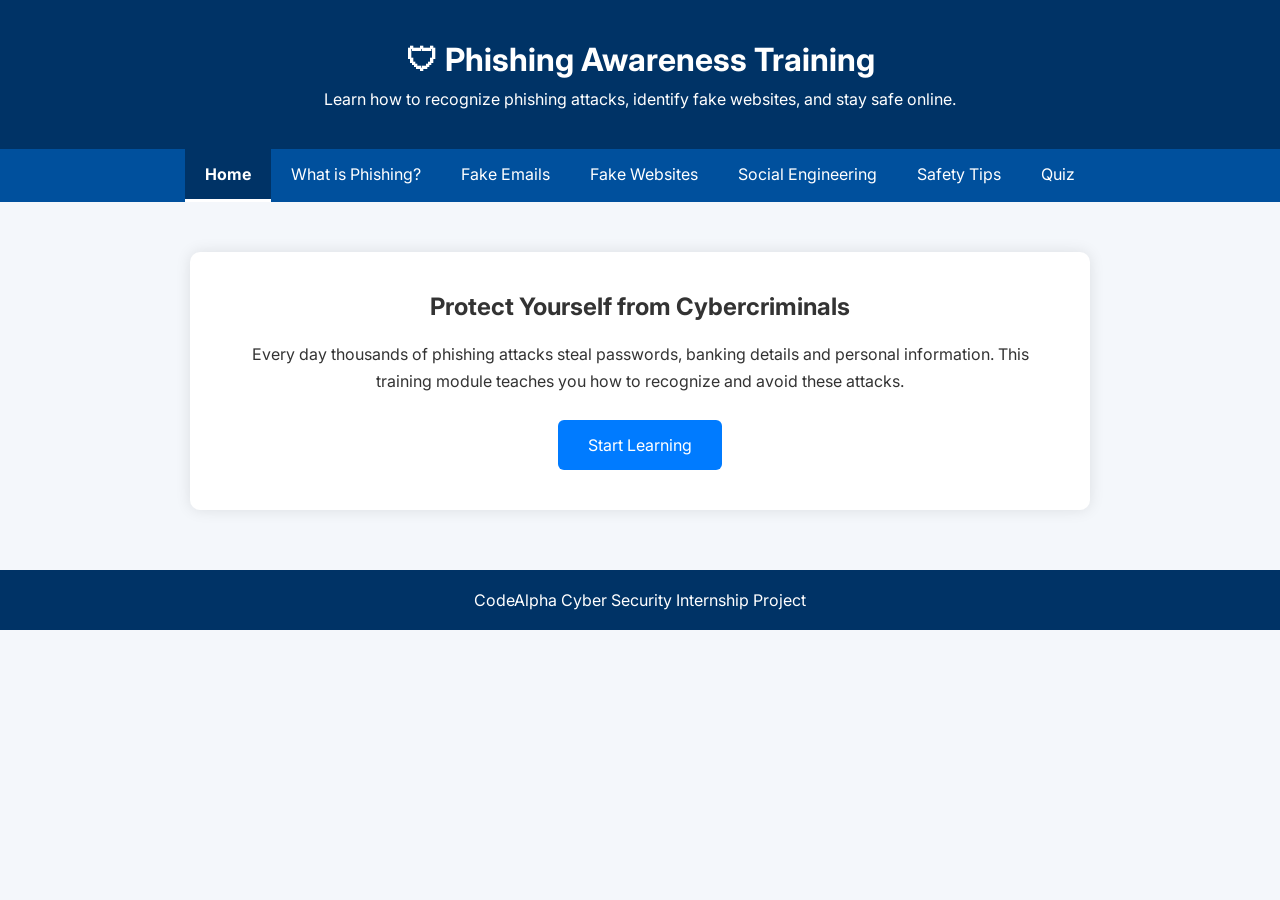
<file: index.html>
<!DOCTYPE html>
<html lang="en">
<head>

    <meta charset="UTF-8">
    <meta name="viewport" content="width=device-width, initial-scale=1.0">

    <title>Phishing Awareness Training</title>

    <link href="https://fonts.googleapis.com/css2?family=Inter:wght@300;400;500;600;700&display=swap" rel="stylesheet">
    <link rel="icon" type="image/jpeg" href="assets/icons/favicon.jpg">
    <link rel="stylesheet" href="css/style.css">

</head>
<body>

<header>

    <h1>🛡 Phishing Awareness Training</h1>

    <p>
        Learn how to recognize phishing attacks,
        identify fake websites, and stay safe online.
    </p>

</header>

<nav>

    <a href="index.html" class="active">Home</a>
    <a href="pages/phishing.html">What is Phishing?</a>
    <a href="pages/fake-emails.html">Fake Emails</a>
    <a href="pages/fake-websites.html">Fake Websites</a>
    <a href="pages/social-engineering.html">Social Engineering</a>
    <a href="pages/safety-tips.html">Safety Tips</a>
    <a href="pages/quiz.html">Quiz</a>

</nav>

<section class="hero">

    <h2>Protect Yourself from Cybercriminals</h2>

    <p>

        Every day thousands of phishing attacks steal
        passwords, banking details and personal information.

        This training module teaches you how to recognize
        and avoid these attacks.

    </p>

    <a class="btn" href="pages/phishing.html">
        Start Learning
    </a>

</section>

<footer>

    <p>
        CodeAlpha Cyber Security Internship Project
    </p>

</footer>

<script src="js/script.js"></script>

</body>
</html>
</file>
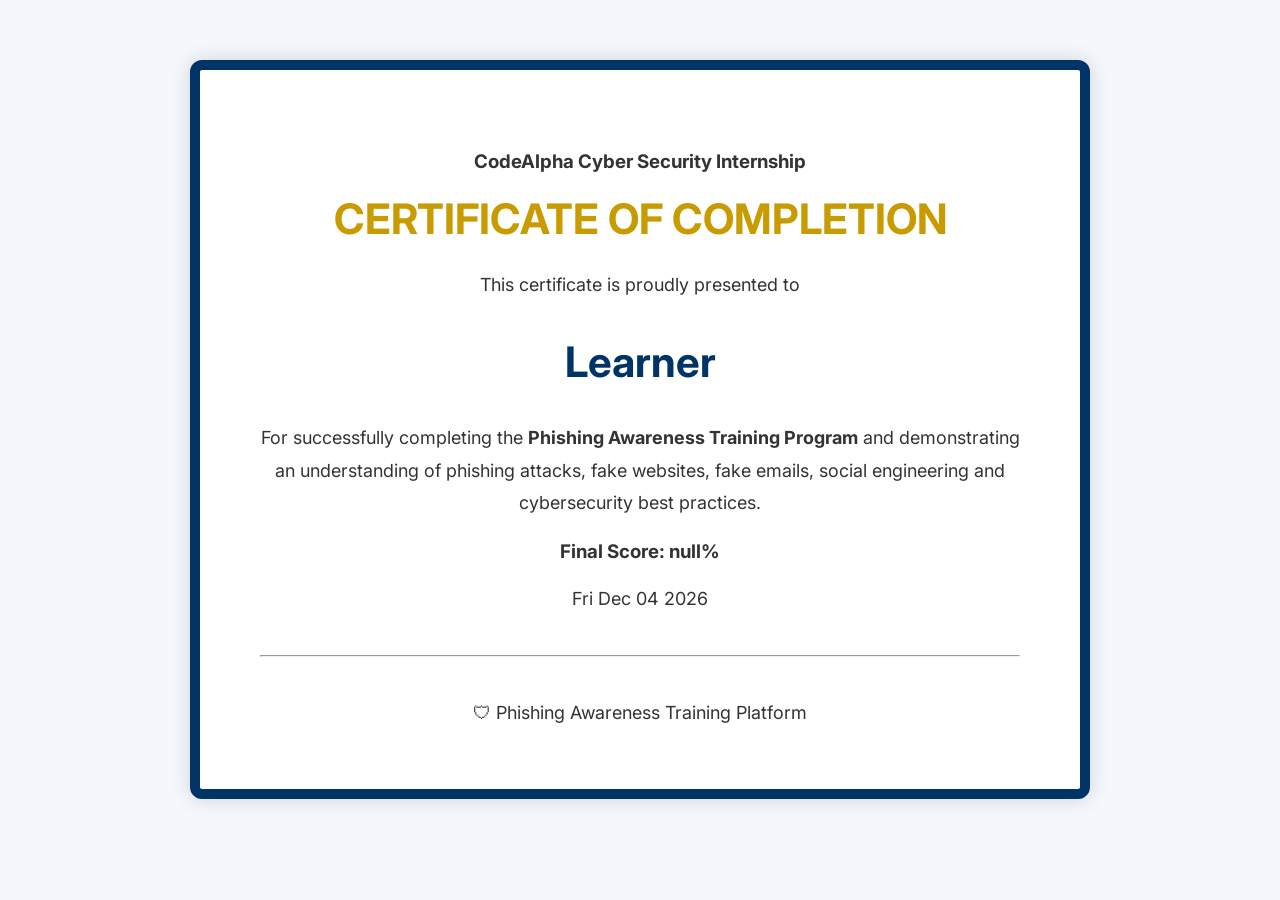
<file: pages/certificate.html>
<!DOCTYPE html>
<html lang="en">
<head>

<meta charset="UTF-8">
<meta name="viewport" content="width=device-width, initial-scale=1.0">

<title>Certificate of Completion</title>

<link href="https://fonts.googleapis.com/css2?family=Inter:wght@300;400;500;600;700&display=swap" rel="stylesheet">
<link rel="icon" type="image/png" href="../assets/icons/favicon.jpg">
<link rel="stylesheet" href="../css/style.css">

</head>

<body>

<div class="certificate">

    <h3>CodeAlpha Cyber Security Internship</h3>

    <h1>CERTIFICATE OF COMPLETION</h1>

    <p class="award">
        This certificate is proudly presented to
    </p>

    <h2 id="certificateName">Learner Name</h2>

    <p>

        For successfully completing the

        <strong>Phishing Awareness Training Program</strong>

        and demonstrating an understanding of phishing attacks,
        fake websites, fake emails, social engineering and
        cybersecurity best practices.

    </p>

    <h3 id="certificateScore">
        Final Score: 100%
    </h3>

    <p id="certificateDate"></p>

    <hr>

    <p>
        🛡 Phishing Awareness Training Platform
    </p>

</div>

<script src="../js/script.js"></script>

</body>
</html>
</file>
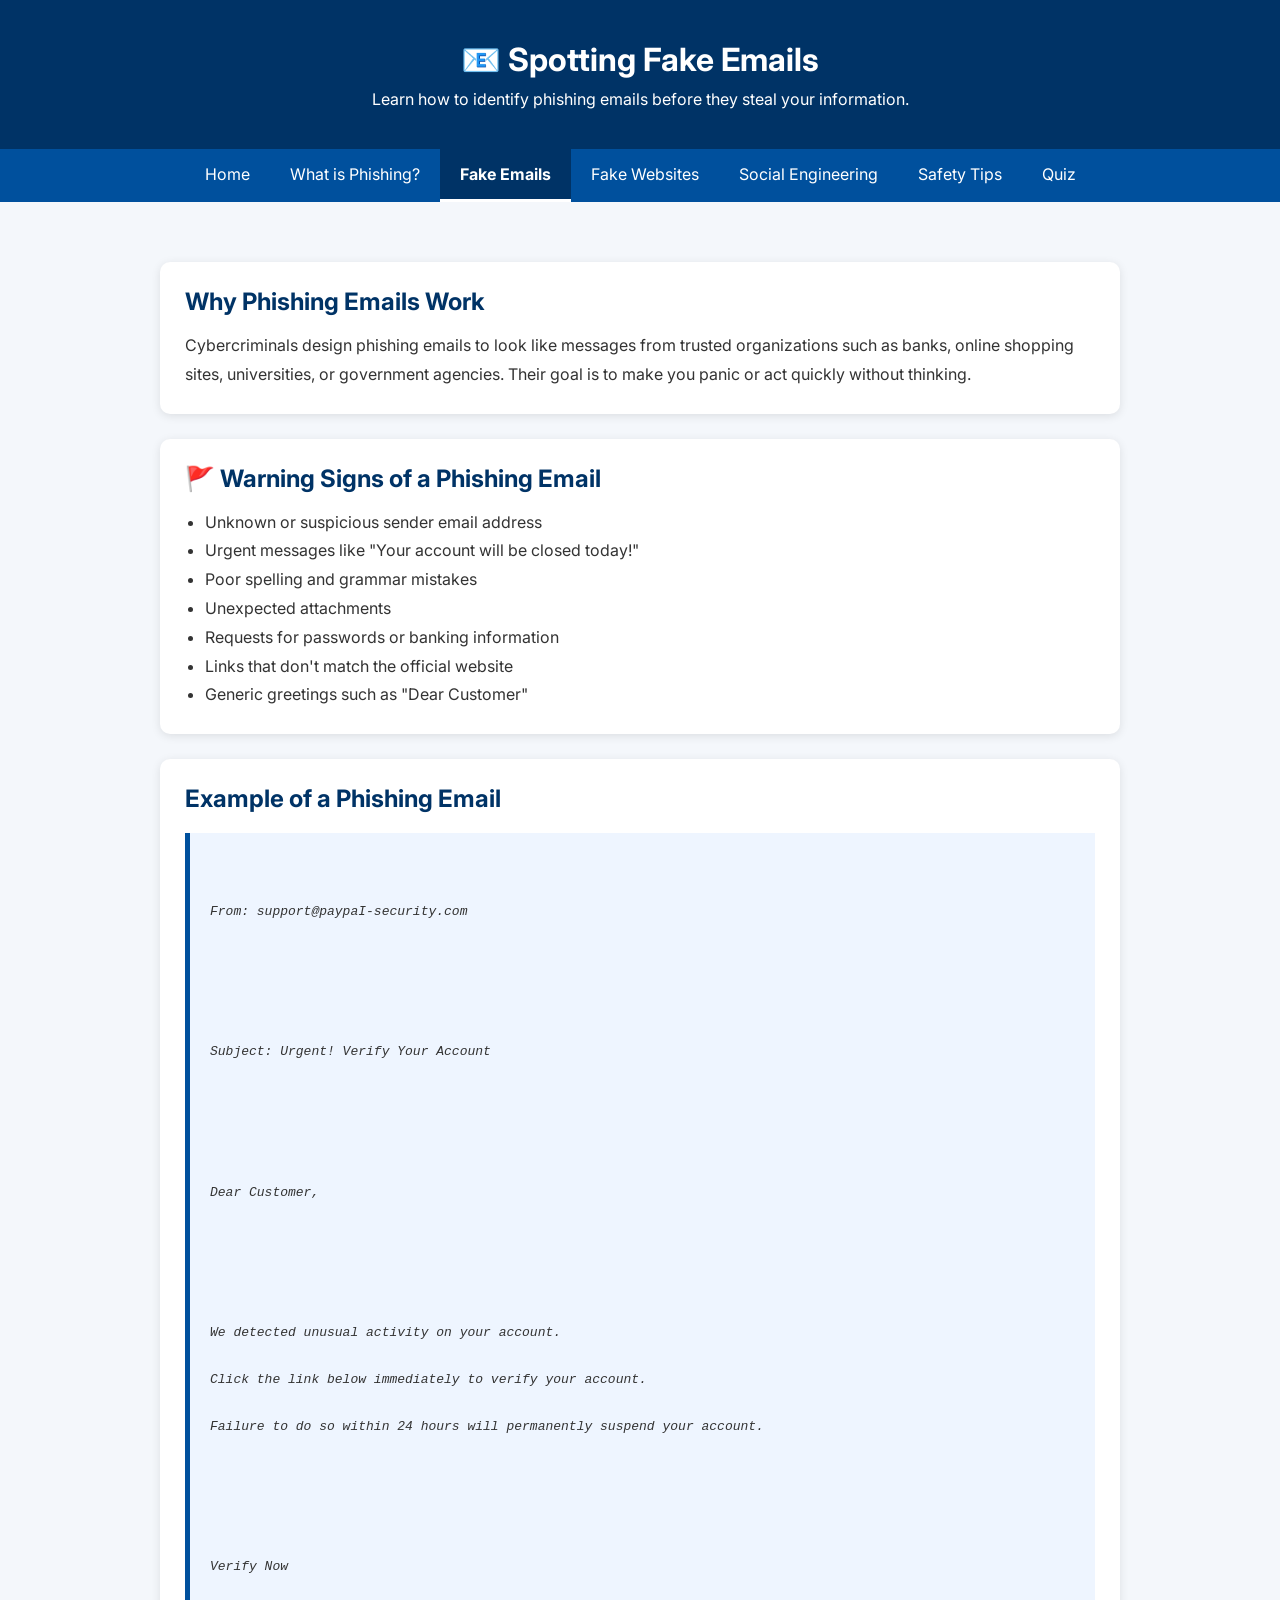
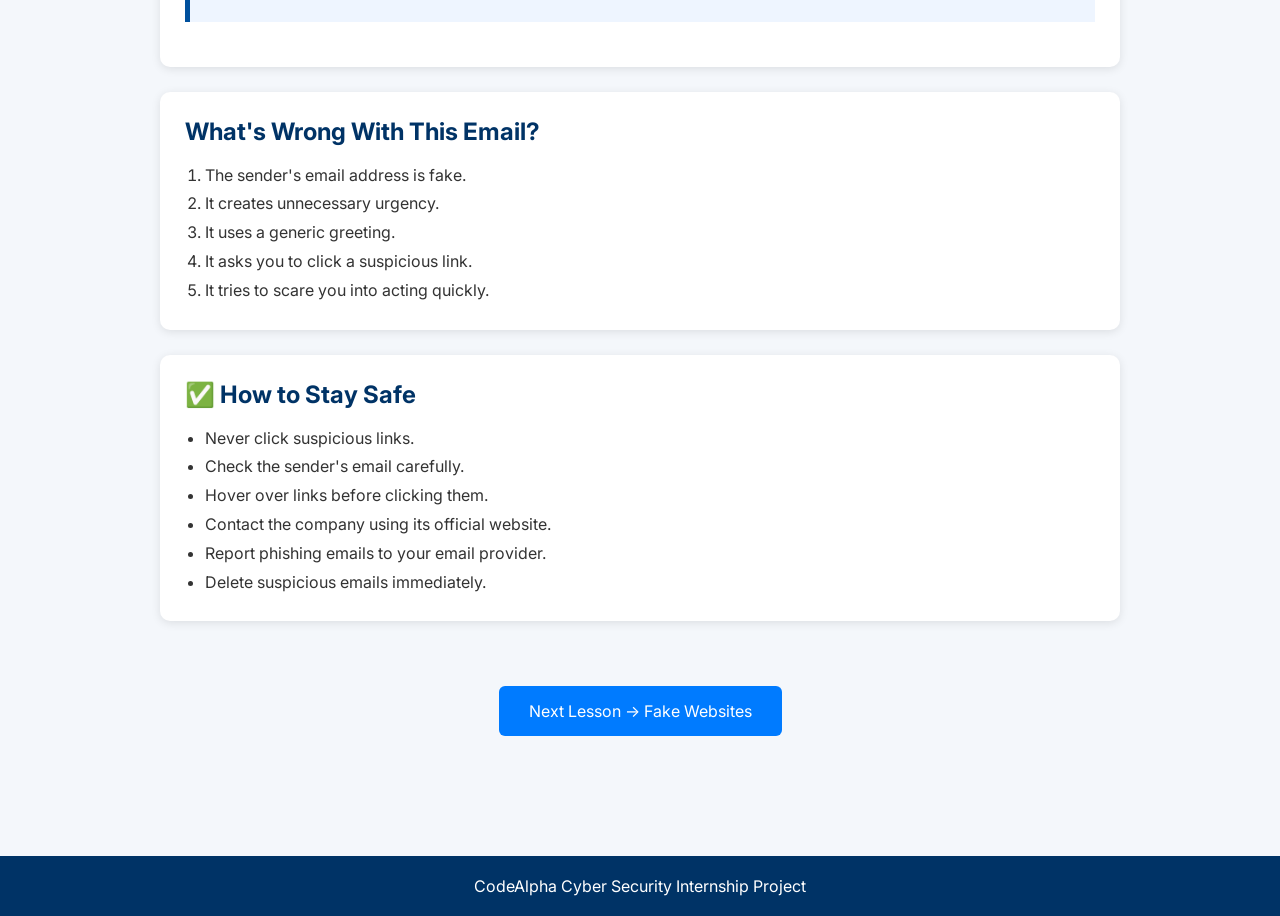
<file: pages/fake-emails.html>
<!DOCTYPE html>
<html lang="en">
<head>
    <meta charset="UTF-8">
    <meta name="viewport" content="width=device-width, initial-scale=1.0">
    <title>Fake Phishing Emails</title>

    <link href="https://fonts.googleapis.com/css2?family=Inter:wght@300;400;500;600;700&display=swap" rel="stylesheet">
    <link rel="icon" type="image/png" href="../assets/icons/favicon.jpg">
    <link rel="stylesheet" href="../css/style.css">
</head>

<body>

<header>
    <h1>📧 Spotting Fake Emails</h1>
    <p>Learn how to identify phishing emails before they steal your information.</p>
</header>

<nav>
    <a href="../index.html">Home</a>
    <a href="phishing.html">What is Phishing?</a>
    <a href="fake-emails.html" class="active">Fake Emails</a>
    <a href="fake-websites.html">Fake Websites</a>
    <a href="social-engineering.html">Social Engineering</a>
    <a href="safety-tips.html">Safety Tips</a>
    <a href="quiz.html">Quiz</a>
</nav>

<main class="content">

<section class="card">

<h2>Why Phishing Emails Work</h2>

<p>

Cybercriminals design phishing emails to look like messages from trusted
organizations such as banks, online shopping sites, universities, or
government agencies.

Their goal is to make you panic or act quickly without thinking.

</p>

</section>

<section class="card">

<h2>🚩 Warning Signs of a Phishing Email</h2>

<ul>

<li>Unknown or suspicious sender email address</li>

<li>Urgent messages like "Your account will be closed today!"</li>

<li>Poor spelling and grammar mistakes</li>

<li>Unexpected attachments</li>

<li>Requests for passwords or banking information</li>

<li>Links that don't match the official website</li>

<li>Generic greetings such as "Dear Customer"</li>

</ul>

</section>

<section class="card">

<h2>Example of a Phishing Email</h2>

<blockquote>

From: support@paypaI-security.com

<br><br>

Subject: Urgent! Verify Your Account

<br><br>

Dear Customer,

<br><br>

We detected unusual activity on your account.

Click the link below immediately to verify your account.

Failure to do so within 24 hours will permanently suspend your account.

<br><br>

Verify Now

</blockquote>

</section>

<section class="card">

<h2>What's Wrong With This Email?</h2>

<ol>

<li>The sender's email address is fake.</li>

<li>It creates unnecessary urgency.</li>

<li>It uses a generic greeting.</li>

<li>It asks you to click a suspicious link.</li>

<li>It tries to scare you into acting quickly.</li>

</ol>

</section>

<section class="card">

<h2>✅ How to Stay Safe</h2>

<ul>

<li>Never click suspicious links.</li>

<li>Check the sender's email carefully.</li>

<li>Hover over links before clicking them.</li>

<li>Contact the company using its official website.</li>

<li>Report phishing emails to your email provider.</li>

<li>Delete suspicious emails immediately.</li>

</ul>

</section>

<div style="text-align:center;margin:40px;">

<a class="btn" href="fake-websites.html">

Next Lesson → Fake Websites

</a>

</div>

</main>

<footer>

<p>CodeAlpha Cyber Security Internship Project</p>

</footer>

</body>
</html>
</file>
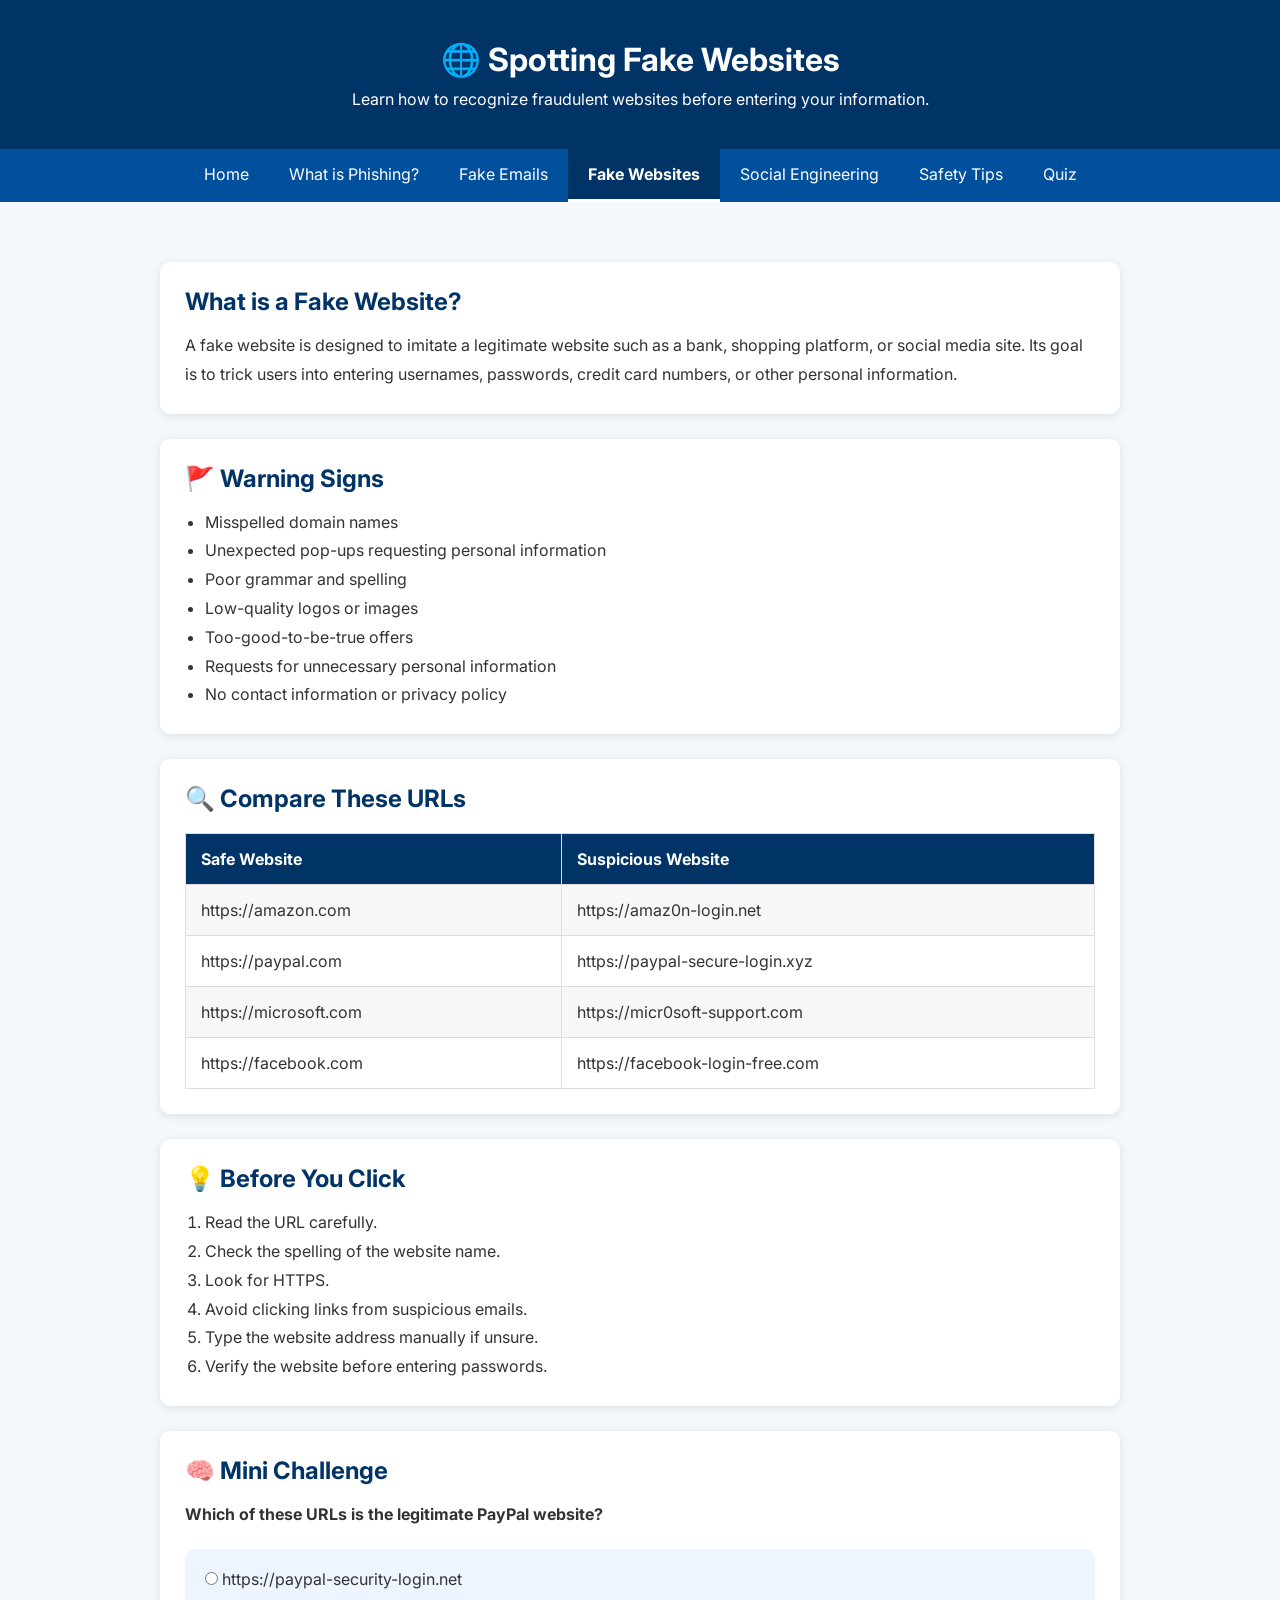
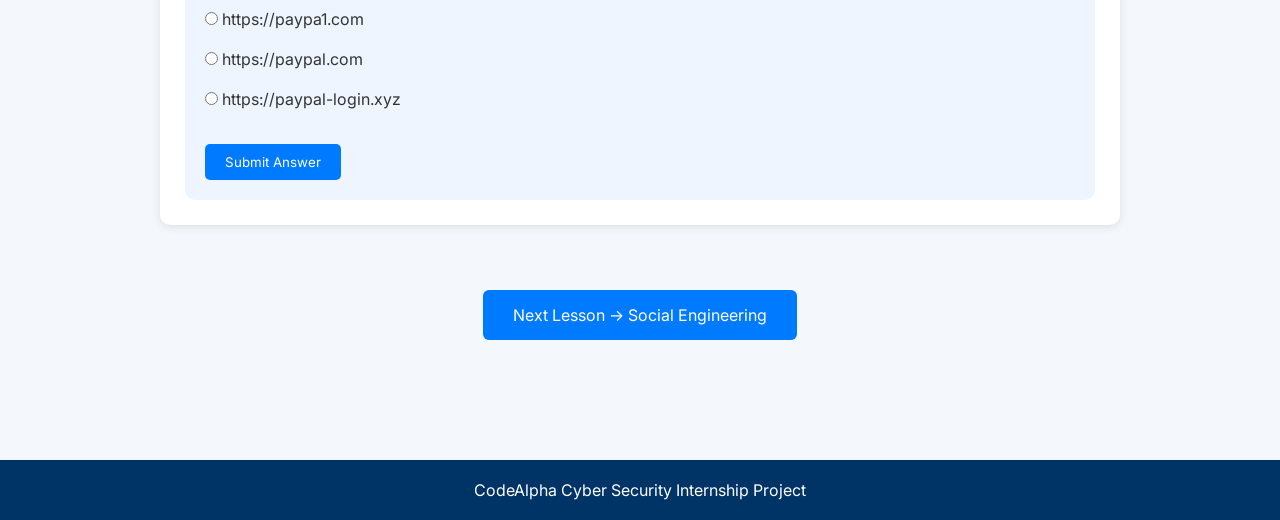
<file: pages/fake-websites.html>
<!DOCTYPE html>
<html lang="en">
<head>
    <meta charset="UTF-8">
    <meta name="viewport" content="width=device-width, initial-scale=1.0">
    <title>Fake Websites | Phishing Awareness Training</title>

    <link href="https://fonts.googleapis.com/css2?family=Inter:wght@300;400;500;600;700&display=swap" rel="stylesheet">
    <link rel="icon" type="image/png" href="../assets/icons/favicon.jpg">
    <link rel="stylesheet" href="../css/style.css">
</head>

<body>

<header>
    <h1>🌐 Spotting Fake Websites</h1>
    <p>Learn how to recognize fraudulent websites before entering your information.</p>
</header>

<nav>
    <a href="../index.html">Home</a>
    <a href="phishing.html">What is Phishing?</a>
    <a href="fake-emails.html">Fake Emails</a>
    <a href="fake-websites.html" class="active">Fake Websites</a>
    <a href="social-engineering.html">Social Engineering</a>
    <a href="safety-tips.html">Safety Tips</a>
    <a href="quiz.html">Quiz</a>
</nav>

<main class="content">

<section class="card">

<h2>What is a Fake Website?</h2>

<p>
A fake website is designed to imitate a legitimate website such as a bank,
shopping platform, or social media site. Its goal is to trick users into
entering usernames, passwords, credit card numbers, or other personal
information.
</p>

</section>

<section class="card">

<h2>🚩 Warning Signs</h2>

<ul>

<li>Misspelled domain names</li>

<li>Unexpected pop-ups requesting personal information</li>

<li>Poor grammar and spelling</li>

<li>Low-quality logos or images</li>

<li>Too-good-to-be-true offers</li>

<li>Requests for unnecessary personal information</li>

<li>No contact information or privacy policy</li>

</ul>

</section>

<section class="card">

<h2>🔍 Compare These URLs</h2>

<table class="url-table">

<tr>
<th>Safe Website</th>
<th>Suspicious Website</th>
</tr>

<tr>
<td>https://amazon.com</td>
<td>https://amaz0n-login.net</td>
</tr>

<tr>
<td>https://paypal.com</td>
<td>https://paypal-secure-login.xyz</td>
</tr>

<tr>
<td>https://microsoft.com</td>
<td>https://micr0soft-support.com</td>
</tr>

<tr>
<td>https://facebook.com</td>
<td>https://facebook-login-free.com</td>
</tr>

</table>

</section>

<section class="card">

<h2>💡 Before You Click</h2>

<ol>

<li>Read the URL carefully.</li>

<li>Check the spelling of the website name.</li>

<li>Look for HTTPS.</li>

<li>Avoid clicking links from suspicious emails.</li>

<li>Type the website address manually if unsure.</li>

<li>Verify the website before entering passwords.</li>

</ol>

</section>

<section class="card">

<h2>🧠 Mini Challenge</h2>

<p><strong>Which of these URLs is the legitimate PayPal website?</strong></p>

<div class="quiz-box">

<label>
    <input type="radio" name="paypal" value="B">
    https://paypal-security-login.net
</label><br><br>

<label>
    <input type="radio" name="paypal" value="C">
    https://paypa1.com
</label><br><br>

<label>
    <input type="radio" name="paypal" value="A">
    https://paypal.com
</label><br><br>

<label>
    <input type="radio" name="paypal" value="D">
    https://paypal-login.xyz
</label>

<br><br>

<button onclick="checkWebsiteAnswer()">Submit Answer</button>

<p id="websiteResult"></p>

</div>

</section>

<div style="text-align:center;margin:40px;">

<a class="btn" href="social-engineering.html">

Next Lesson → Social Engineering

</a>

</div>

</main>

<footer>

<p>CodeAlpha Cyber Security Internship Project</p>

</footer>

<script src="../js/script.js"></script>

</body>
</html>
</file>
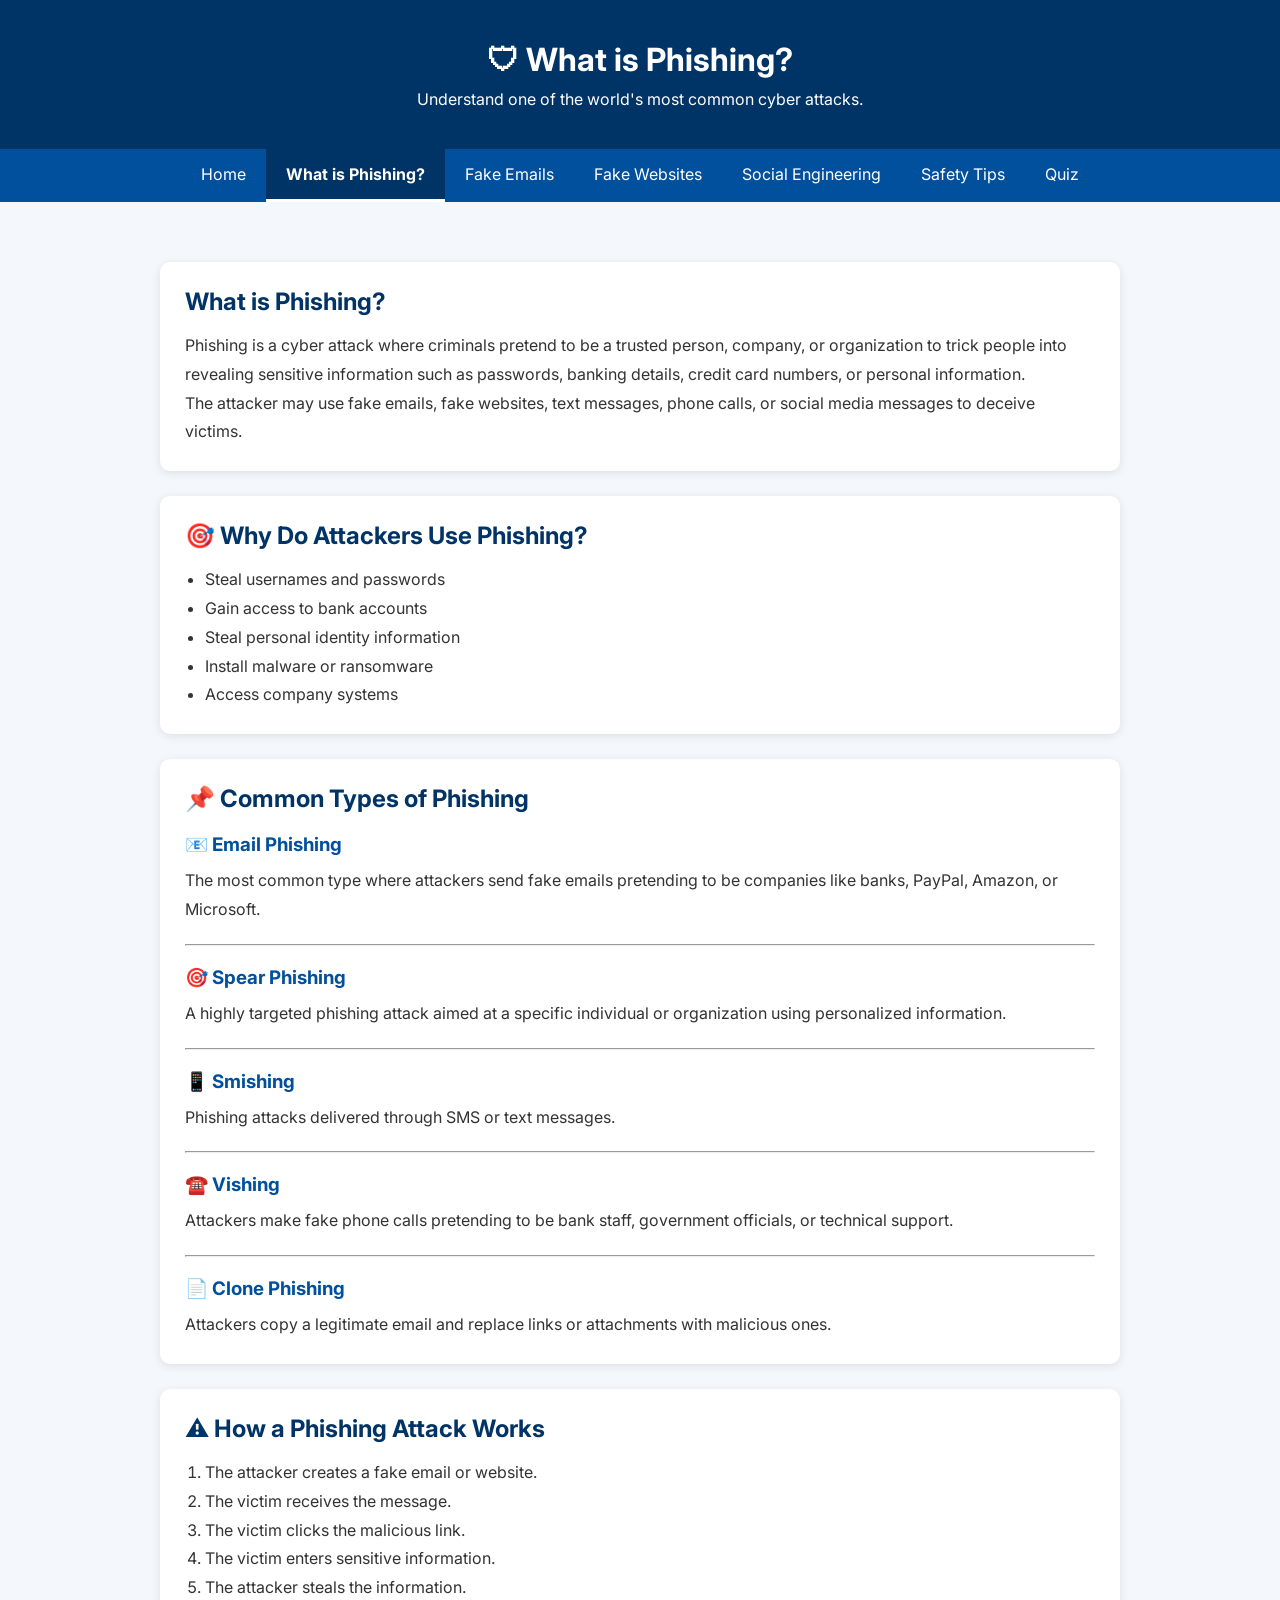
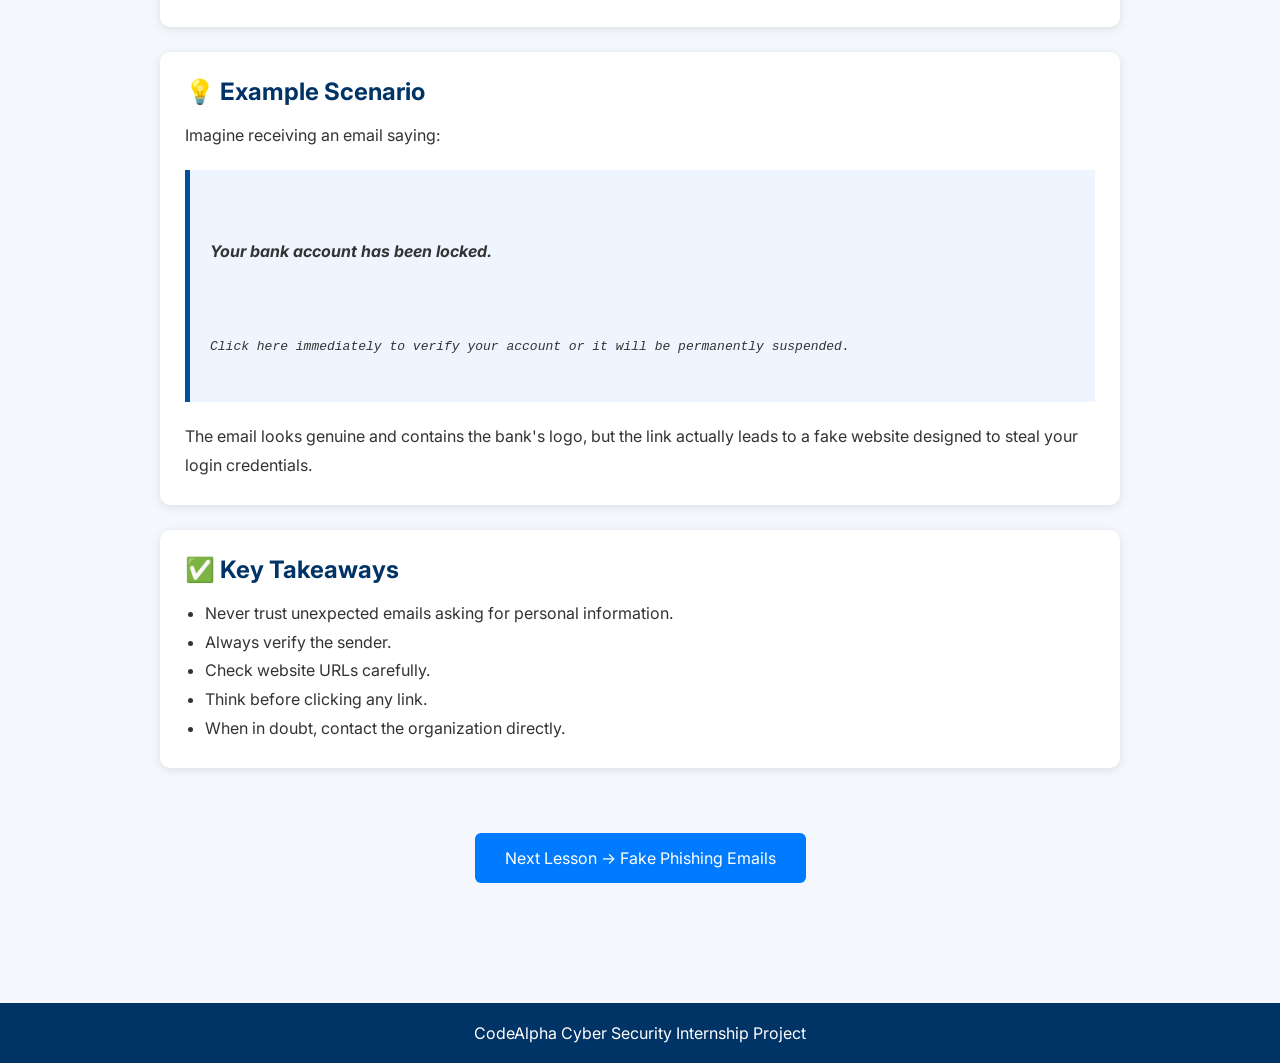
<file: pages/phishing.html>
<!DOCTYPE html>
<html lang="en">
<head>
    <meta charset="UTF-8">
    <meta name="viewport" content="width=device-width, initial-scale=1.0">
    <title>What is Phishing? | Phishing Awareness Training</title>

    <link href="https://fonts.googleapis.com/css2?family=Inter:wght@300;400;500;600;700&display=swap" rel="stylesheet">
    <link rel="icon" type="image/png" href="../assets/icons/favicon.jpg">
    <link rel="stylesheet" href="../css/style.css">
</head>

<body>

<header>
    <h1>🛡 What is Phishing?</h1>
    <p>Understand one of the world's most common cyber attacks.</p>
</header>

<nav>
    <a href="../index.html">Home</a>
    <a href="phishing.html" class="active">What is Phishing?</a>
    <a href="fake-emails.html">Fake Emails</a>
    <a href="fake-websites.html">Fake Websites</a>
    <a href="social-engineering.html">Social Engineering</a>
    <a href="safety-tips.html">Safety Tips</a>
    <a href="quiz.html">Quiz</a>
</nav>

<main class="content">

<section class="card">

<h2>What is Phishing?</h2>

<p>

Phishing is a cyber attack where criminals pretend to be a trusted
person, company, or organization to trick people into revealing
sensitive information such as passwords, banking details, credit card
numbers, or personal information.

</p>

<p>

The attacker may use fake emails, fake websites, text messages,
phone calls, or social media messages to deceive victims.

</p>

</section>

<section class="card">

<h2>🎯 Why Do Attackers Use Phishing?</h2>

<ul>

<li>Steal usernames and passwords</li>

<li>Gain access to bank accounts</li>

<li>Steal personal identity information</li>

<li>Install malware or ransomware</li>

<li>Access company systems</li>

</ul>

</section>

<section class="card">

<h2>📌 Common Types of Phishing</h2>

<h3>📧 Email Phishing</h3>

<p>
The most common type where attackers send fake emails pretending to
be companies like banks, PayPal, Amazon, or Microsoft.
</p>

<hr>

<h3>🎯 Spear Phishing</h3>

<p>
A highly targeted phishing attack aimed at a specific individual or
organization using personalized information.
</p>

<hr>

<h3>📱 Smishing</h3>

<p>
Phishing attacks delivered through SMS or text messages.
</p>

<hr>

<h3>☎️ Vishing</h3>

<p>
Attackers make fake phone calls pretending to be bank staff,
government officials, or technical support.
</p>

<hr>

<h3>📄 Clone Phishing</h3>

<p>
Attackers copy a legitimate email and replace links or attachments
with malicious ones.
</p>

</section>

<section class="card">

<h2>⚠️ How a Phishing Attack Works</h2>

<ol>

<li>The attacker creates a fake email or website.</li>

<li>The victim receives the message.</li>

<li>The victim clicks the malicious link.</li>

<li>The victim enters sensitive information.</li>

<li>The attacker steals the information.</li>

</ol>

</section>

<section class="card">

<h2>💡 Example Scenario</h2>

<p>

Imagine receiving an email saying:

</p>

<blockquote>

<b>Your bank account has been locked.</b><br><br>

Click here immediately to verify your account or it will be permanently suspended.

</blockquote>

<p>

The email looks genuine and contains the bank's logo, but the link
actually leads to a fake website designed to steal your login
credentials.

</p>

</section>

<section class="card">

<h2>✅ Key Takeaways</h2>

<ul>

<li>Never trust unexpected emails asking for personal information.</li>

<li>Always verify the sender.</li>

<li>Check website URLs carefully.</li>

<li>Think before clicking any link.</li>

<li>When in doubt, contact the organization directly.</li>

</ul>

</section>

<div style="text-align:center;margin:40px;">

<a class="btn" href="fake-emails.html">

Next Lesson → Fake Phishing Emails

</a>

</div>

</main>

<footer>

<p>

CodeAlpha Cyber Security Internship Project

</p>

</footer>

</body>
</html>
</file>
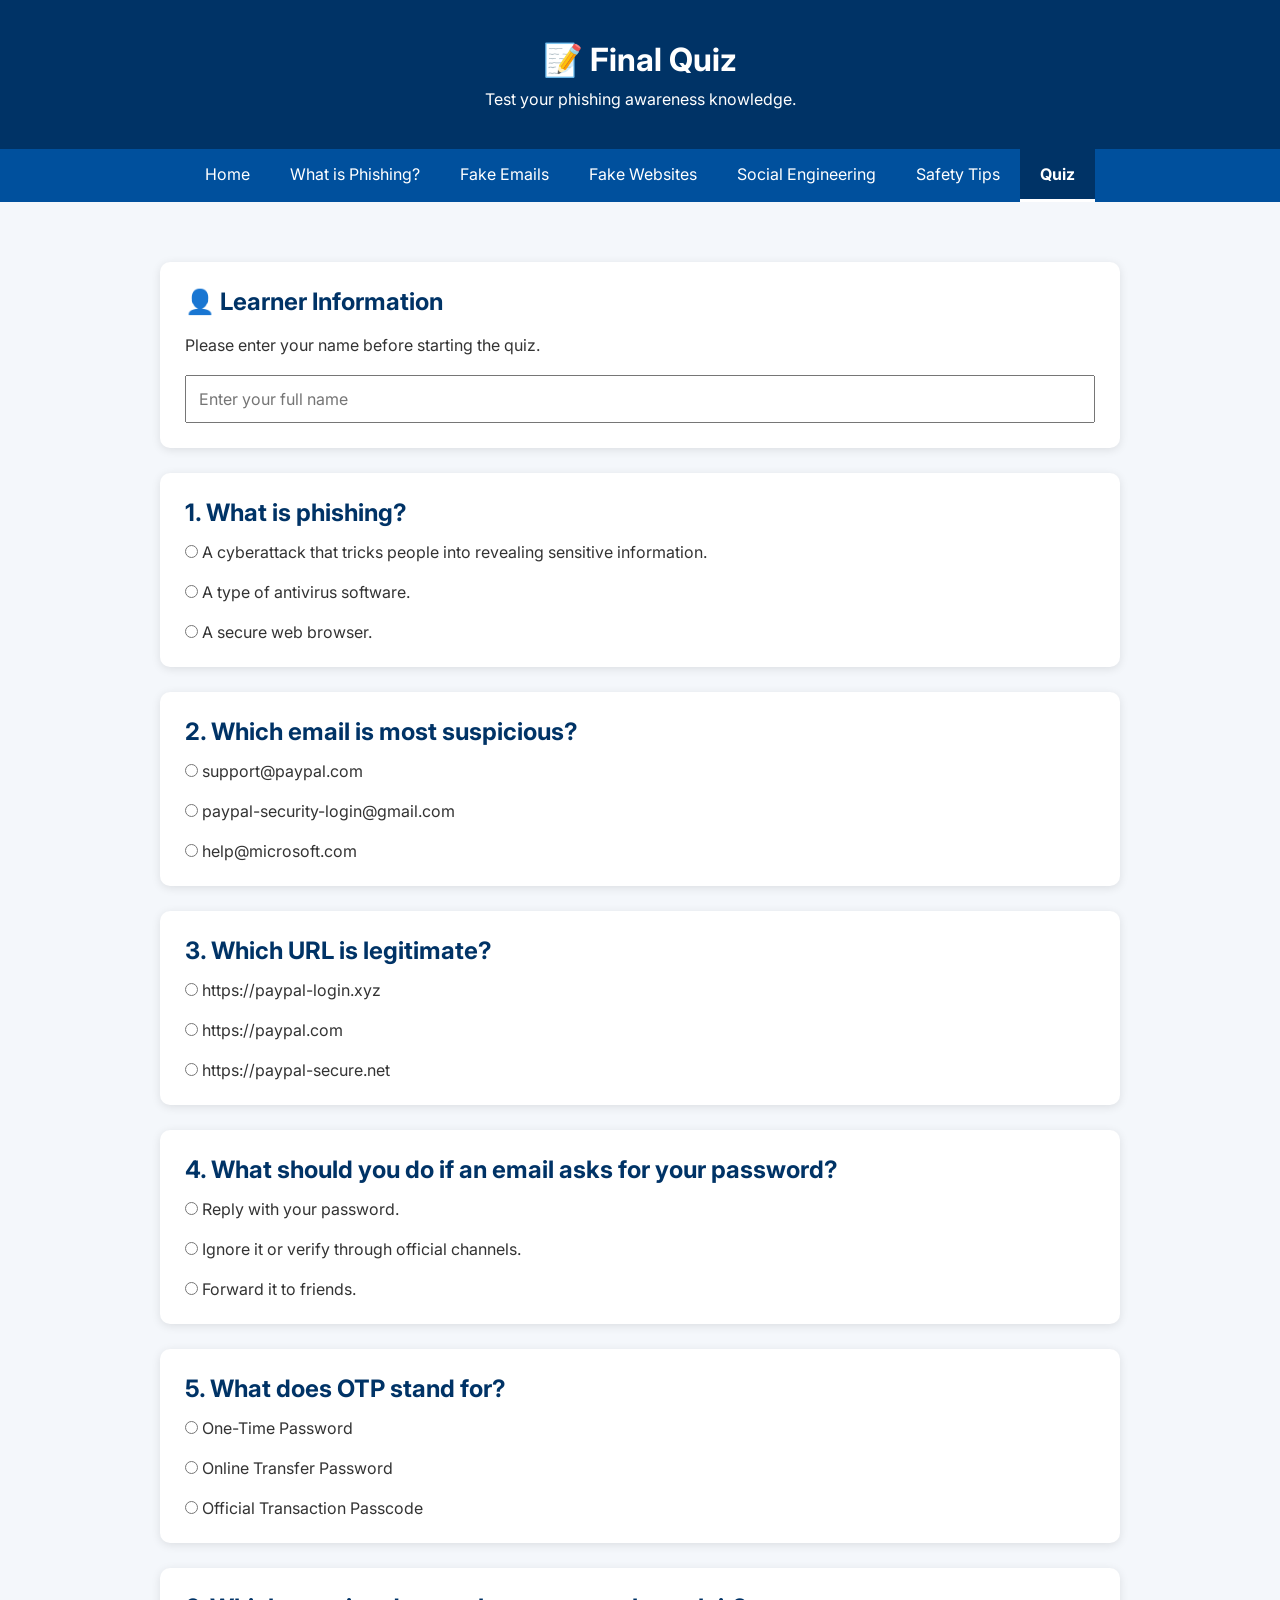
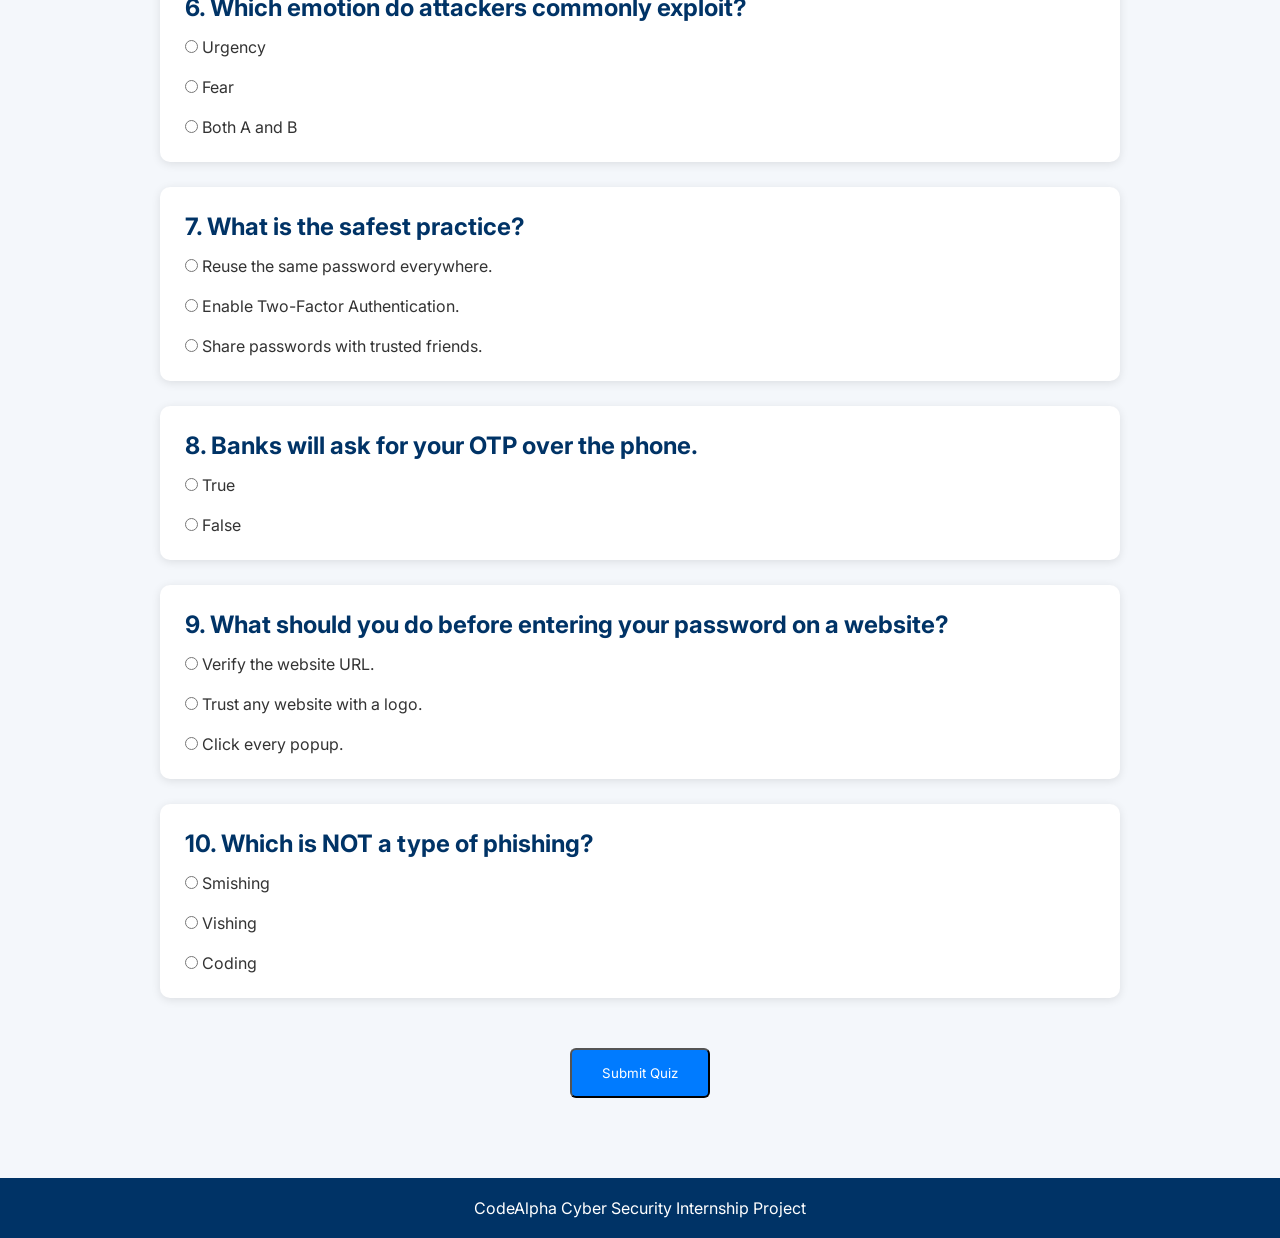
<file: pages/quiz.html>
<!DOCTYPE html>
<html lang="en">
<head>
    <meta charset="UTF-8">
    <meta name="viewport" content="width=device-width, initial-scale=1.0">
    <title>Final Quiz | Phishing Awareness Training</title>

    <link href="https://fonts.googleapis.com/css2?family=Inter:wght@300;400;500;600;700&display=swap" rel="stylesheet">
    <link rel="icon" type="image/png" href="../assets/icons/favicon.jpg">
    <link rel="stylesheet" href="../css/style.css">
</head>

<body>

<header>
    <h1>📝 Final Quiz</h1>
    <p>Test your phishing awareness knowledge.</p>
</header>

<nav>
    <a href="../index.html">Home</a>
    <a href="phishing.html">What is Phishing?</a>
    <a href="fake-emails.html">Fake Emails</a>
    <a href="fake-websites.html">Fake Websites</a>
    <a href="social-engineering.html">Social Engineering</a>
    <a href="safety-tips.html">Safety Tips</a>
    <a href="quiz.html" class="active">Quiz</a>
</nav>

<main class="content">

<div class="card">

<h2>👤 Learner Information</h2>

<p>Please enter your name before starting the quiz.</p>

<input
type="text"
id="studentName"
placeholder="Enter your full name"
style="width:100%;padding:12px;font-size:16px;margin-top:15px;">

</div>

<form id="quizForm">

<div class="card">
<h2>1. What is phishing?</h2>

<label><input type="radio" name="q1" value="A"> A cyberattack that tricks people into revealing sensitive information.</label><br><br>
<label><input type="radio" name="q1" value="B"> A type of antivirus software.</label><br><br>
<label><input type="radio" name="q1" value="C"> A secure web browser.</label>

</div>

<div class="card">
<h2>2. Which email is most suspicious?</h2>

<label><input type="radio" name="q2" value="A"> support@paypal.com</label><br><br>
<label><input type="radio" name="q2" value="B"> paypal-security-login@gmail.com</label><br><br>
<label><input type="radio" name="q2" value="C"> help@microsoft.com</label>

</div>

<div class="card">
<h2>3. Which URL is legitimate?</h2>

<label><input type="radio" name="q3" value="A"> https://paypal-login.xyz</label><br><br>
<label><input type="radio" name="q3" value="B"> https://paypal.com</label><br><br>
<label><input type="radio" name="q3" value="C"> https://paypal-secure.net</label>

</div>

<div class="card">
<h2>4. What should you do if an email asks for your password?</h2>

<label><input type="radio" name="q4" value="A"> Reply with your password.</label><br><br>
<label><input type="radio" name="q4" value="B"> Ignore it or verify through official channels.</label><br><br>
<label><input type="radio" name="q4" value="C"> Forward it to friends.</label>

</div>

<div class="card">
<h2>5. What does OTP stand for?</h2>

<label><input type="radio" name="q5" value="A"> One-Time Password</label><br><br>
<label><input type="radio" name="q5" value="B"> Online Transfer Password</label><br><br>
<label><input type="radio" name="q5" value="C"> Official Transaction Passcode</label>

</div>

<div class="card">
<h2>6. Which emotion do attackers commonly exploit?</h2>

<label><input type="radio" name="q6" value="A"> Urgency</label><br><br>
<label><input type="radio" name="q6" value="B"> Fear</label><br><br>
<label><input type="radio" name="q6" value="C"> Both A and B</label>

</div>

<div class="card">
<h2>7. What is the safest practice?</h2>

<label><input type="radio" name="q7" value="A"> Reuse the same password everywhere.</label><br><br>
<label><input type="radio" name="q7" value="B"> Enable Two-Factor Authentication.</label><br><br>
<label><input type="radio" name="q7" value="C"> Share passwords with trusted friends.</label>

</div>

<div class="card">
<h2>8. Banks will ask for your OTP over the phone.</h2>

<label><input type="radio" name="q8" value="A"> True</label><br><br>
<label><input type="radio" name="q8" value="B"> False</label>

</div>

<div class="card">
<h2>9. What should you do before entering your password on a website?</h2>

<label><input type="radio" name="q9" value="A"> Verify the website URL.</label><br><br>
<label><input type="radio" name="q9" value="B"> Trust any website with a logo.</label><br><br>
<label><input type="radio" name="q9" value="C"> Click every popup.</label>

</div>

<div class="card">
<h2>10. Which is NOT a type of phishing?</h2>

<label><input type="radio" name="q10" value="A"> Smishing</label><br><br>
<label><input type="radio" name="q10" value="B"> Vishing</label><br><br>
<label><input type="radio" name="q10" value="C"> Coding</label>

</div>

<div style="text-align:center;">
<button class="btn" type="button" onclick="gradeQuiz()">Submit Quiz</button>
</div>

</form>

<div id="quizResult" class="card" style="display:none;"></div>

</main>

<footer>
<p>CodeAlpha Cyber Security Internship Project</p>
</footer>

<script src="../js/script.js"></script>

</body>
</html>
</file>
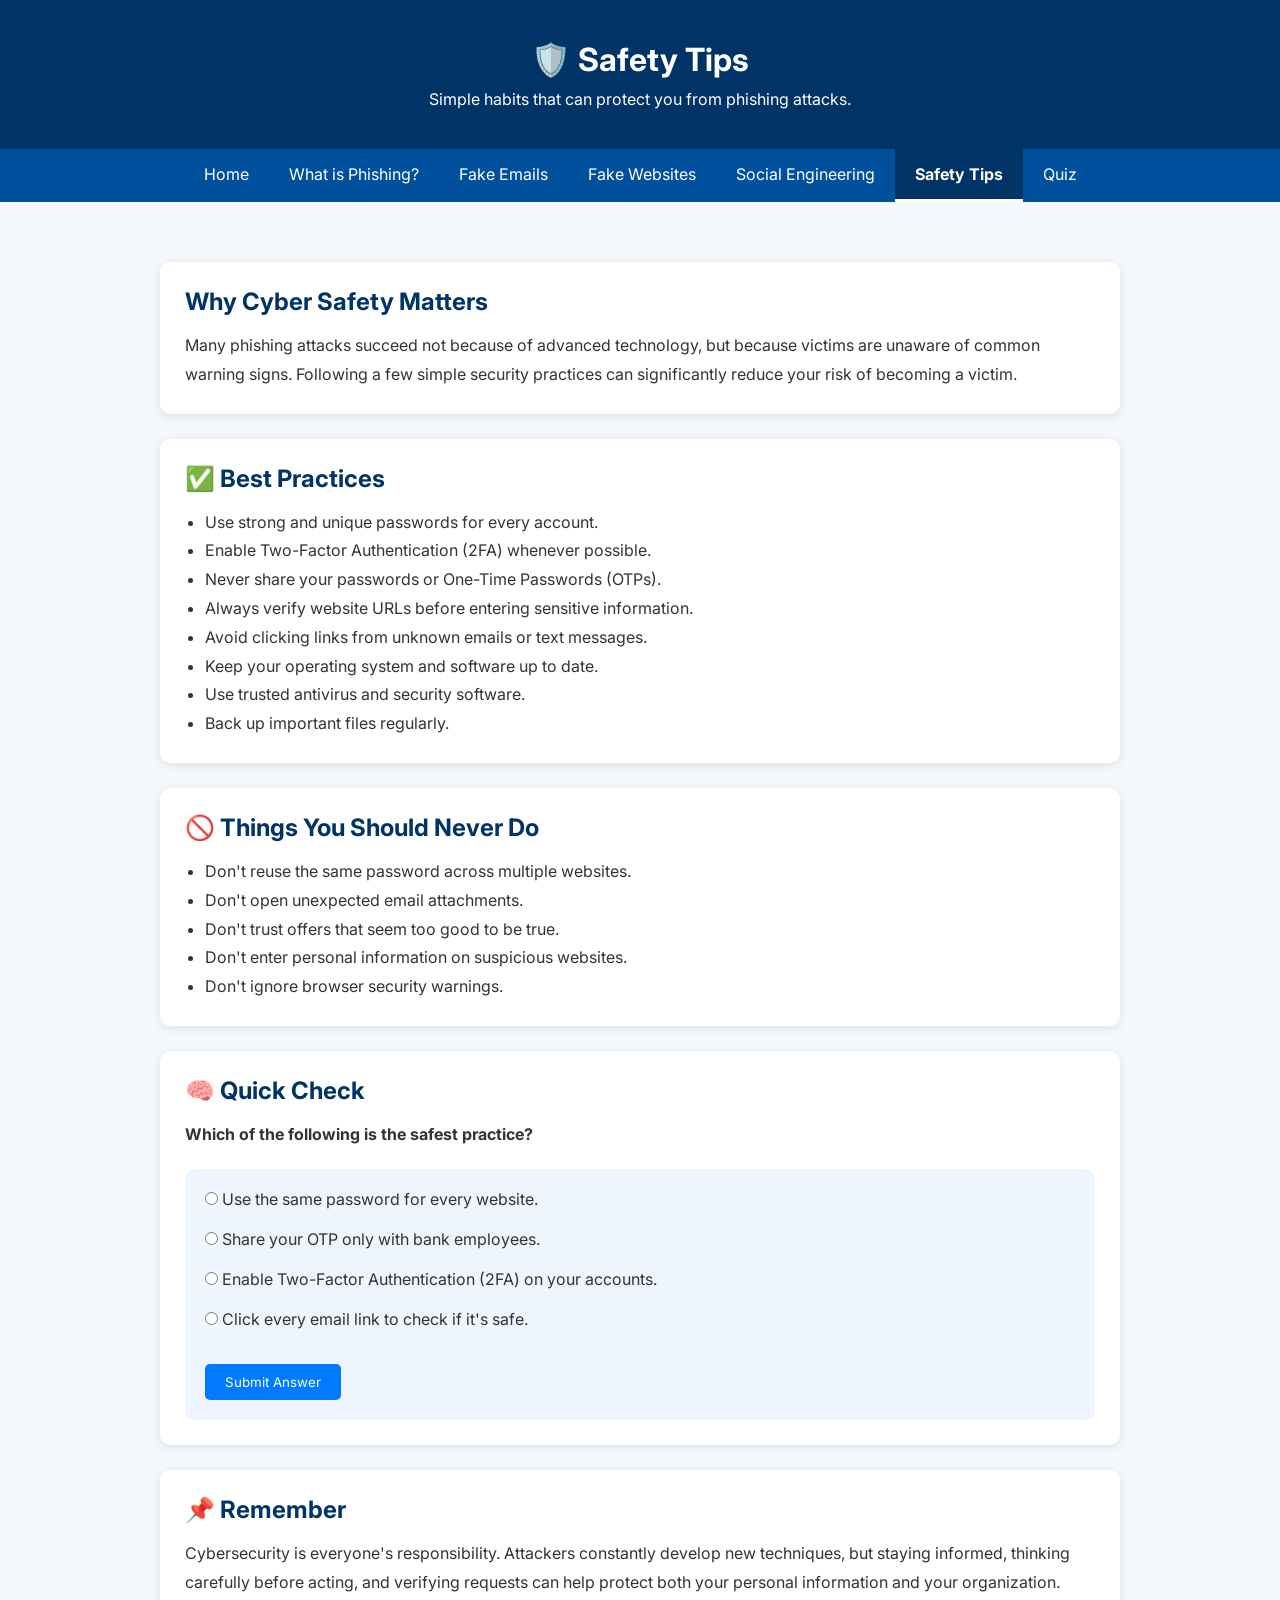
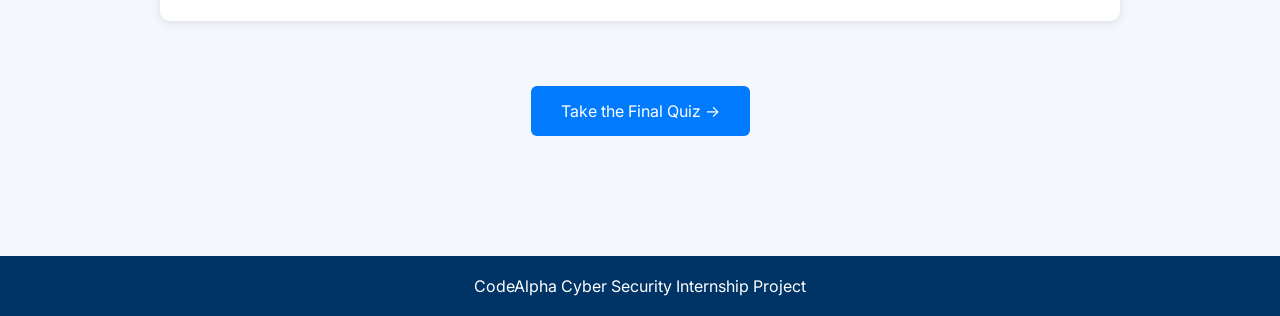
<file: pages/safety-tips.html>
<!DOCTYPE html>
<html lang="en">
<head>
    <meta charset="UTF-8">
    <meta name="viewport" content="width=device-width, initial-scale=1.0">
    <title>Safety Tips | Phishing Awareness Training</title>

    <link href="https://fonts.googleapis.com/css2?family=Inter:wght@300;400;500;600;700&display=swap" rel="stylesheet">
    <link rel="icon" type="image/png" href="../assets/icons/favicon.jpg">
    <link rel="stylesheet" href="../css/style.css">
</head>

<body>

<header>
    <h1>🛡️ Safety Tips</h1>
    <p>Simple habits that can protect you from phishing attacks.</p>
</header>

<nav>
    <a href="../index.html">Home</a>
    <a href="phishing.html">What is Phishing?</a>
    <a href="fake-emails.html">Fake Emails</a>
    <a href="fake-websites.html">Fake Websites</a>
    <a href="social-engineering.html">Social Engineering</a>
    <a href="safety-tips.html" class="active">Safety Tips</a>
    <a href="quiz.html">Quiz</a>
</nav>

<main class="content">

<section class="card">

<h2>Why Cyber Safety Matters</h2>

<p>
Many phishing attacks succeed not because of advanced technology,
but because victims are unaware of common warning signs.
Following a few simple security practices can significantly reduce
your risk of becoming a victim.
</p>

</section>

<section class="card">

<h2>✅ Best Practices</h2>

<ul>

<li>Use strong and unique passwords for every account.</li>

<li>Enable Two-Factor Authentication (2FA) whenever possible.</li>

<li>Never share your passwords or One-Time Passwords (OTPs).</li>

<li>Always verify website URLs before entering sensitive information.</li>

<li>Avoid clicking links from unknown emails or text messages.</li>

<li>Keep your operating system and software up to date.</li>

<li>Use trusted antivirus and security software.</li>

<li>Back up important files regularly.</li>

</ul>

</section>

<section class="card">

<h2>🚫 Things You Should Never Do</h2>

<ul>

<li>Don't reuse the same password across multiple websites.</li>

<li>Don't open unexpected email attachments.</li>

<li>Don't trust offers that seem too good to be true.</li>

<li>Don't enter personal information on suspicious websites.</li>

<li>Don't ignore browser security warnings.</li>

</ul>

</section>

<section class="card">

<h2>🧠 Quick Check</h2>

<p><strong>Which of the following is the safest practice?</strong></p>

<div class="quiz-box">

<label>
<input type="radio" name="safe" value="A">
Use the same password for every website.
</label>

<br><br>

<label>
<input type="radio" name="safe" value="B">
Share your OTP only with bank employees.
</label>

<br><br>

<label>
<input type="radio" name="safe" value="C">
Enable Two-Factor Authentication (2FA) on your accounts.
</label>

<br><br>

<label>
<input type="radio" name="safe" value="D">
Click every email link to check if it's safe.
</label>

<br><br>

<button onclick="checkSafety()">Submit Answer</button>

<p id="safetyResult"></p>

</div>

</section>

<section class="card">

<h2>📌 Remember</h2>

<p>

Cybersecurity is everyone's responsibility.

Attackers constantly develop new techniques, but staying informed,
thinking carefully before acting, and verifying requests can help
protect both your personal information and your organization.

</p>

</section>

<div style="text-align:center;margin:40px;">

<a class="btn" href="quiz.html">

Take the Final Quiz →

</a>

</div>

</main>

<footer>

<p>CodeAlpha Cyber Security Internship Project</p>

</footer>

<script src="../js/script.js"></script>

</body>
</html>
</file>
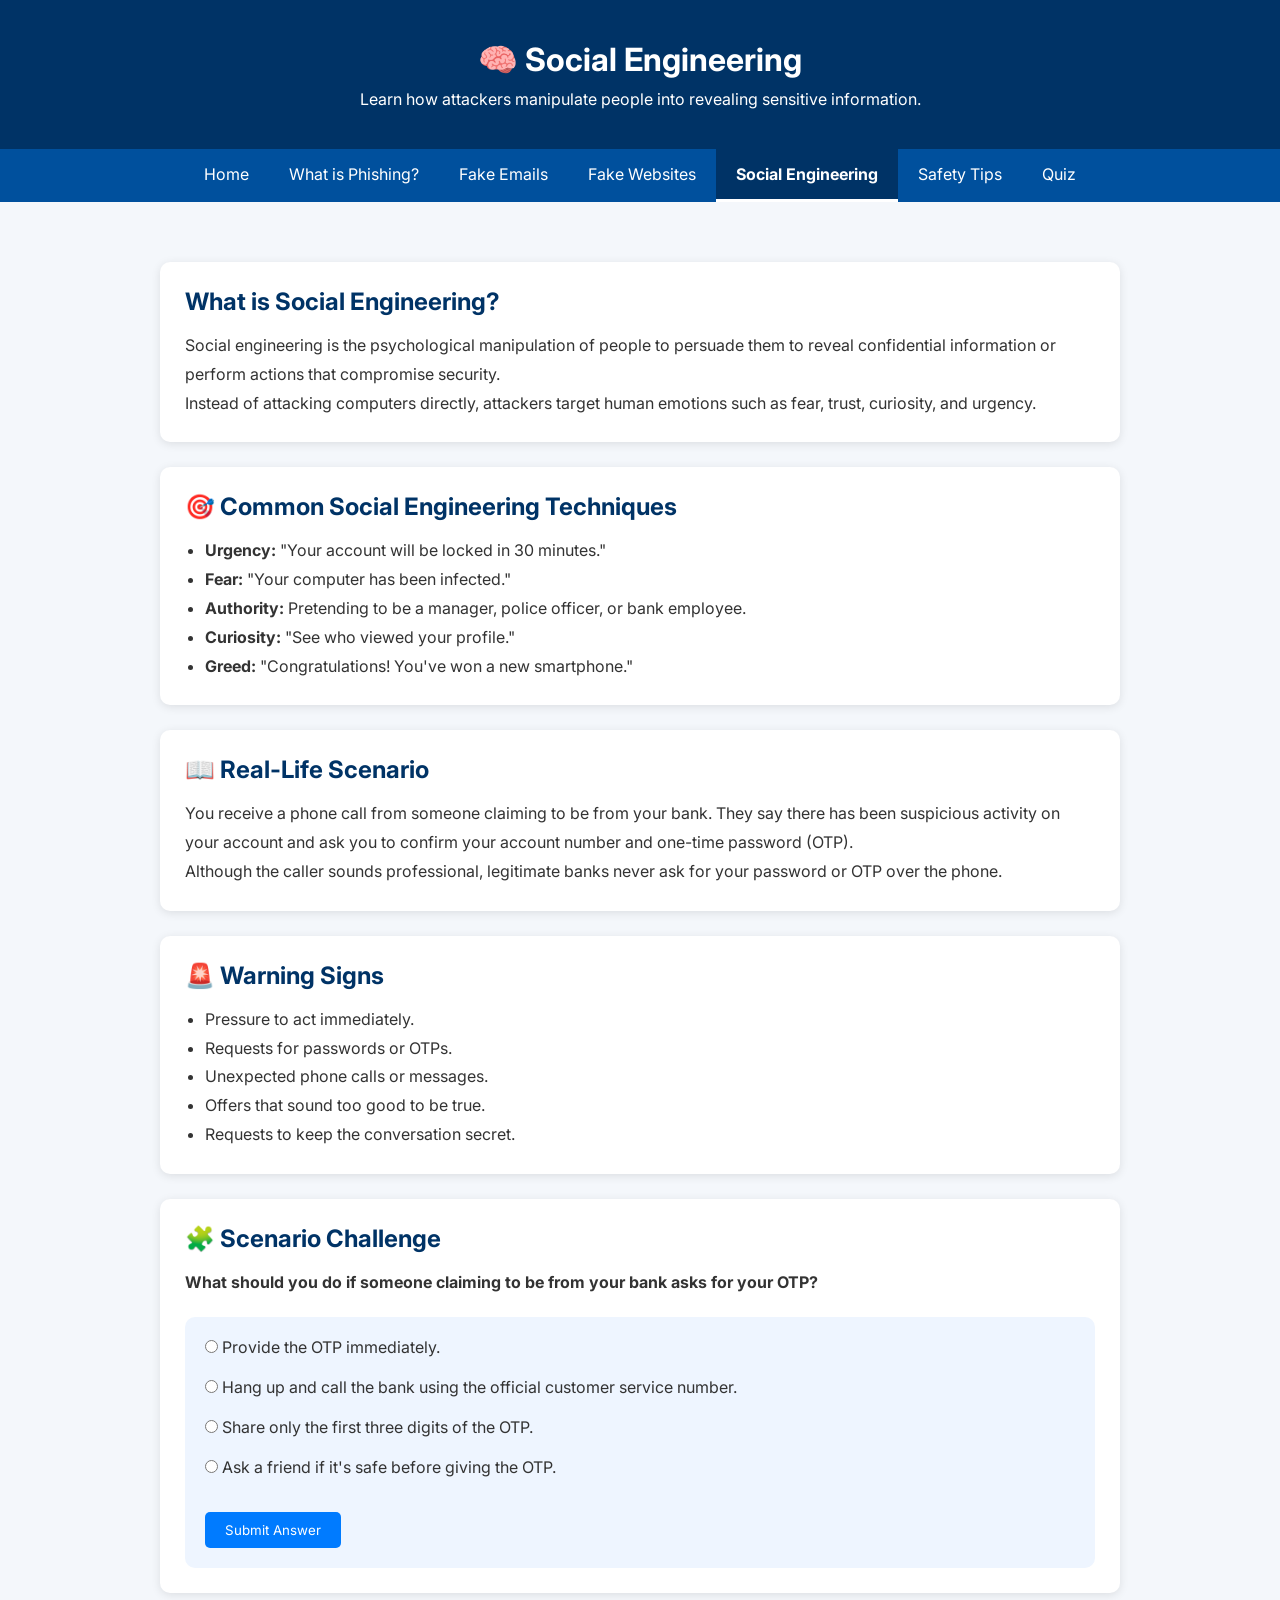
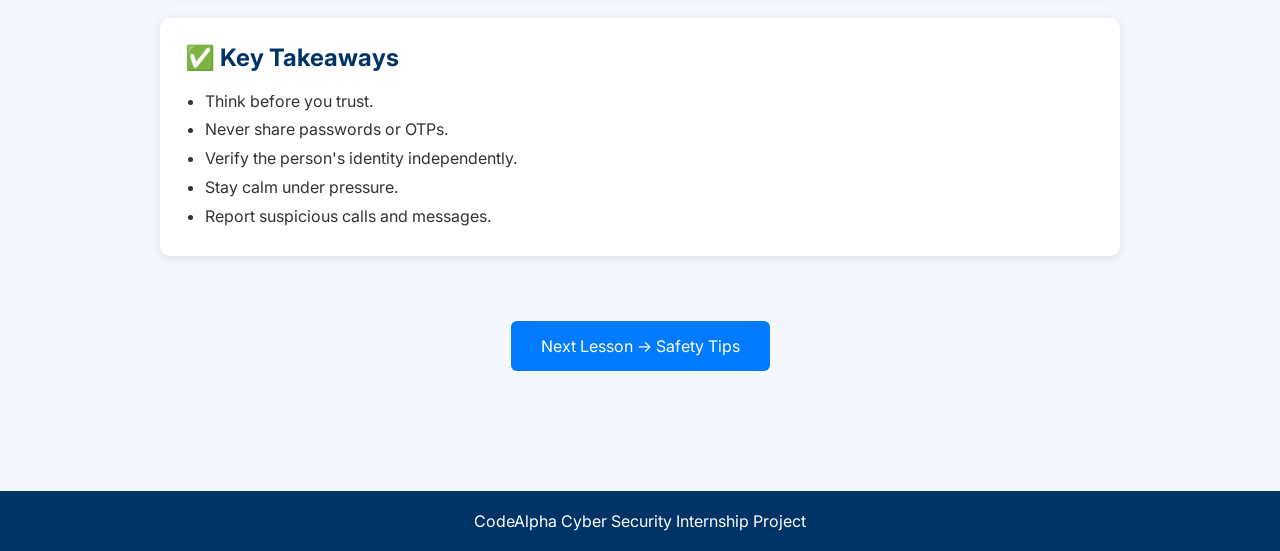
<file: pages/social-engineering.html>
<!DOCTYPE html>
<html lang="en">
<head>
    <meta charset="UTF-8">
    <meta name="viewport" content="width=device-width, initial-scale=1.0">
    <title>Social Engineering | Phishing Awareness Training</title>

    <link href="https://fonts.googleapis.com/css2?family=Inter:wght@300;400;500;600;700&display=swap" rel="stylesheet">
    <link rel="icon" type="image/png" href="../assets/icons/favicon.jpg">
    <link rel="stylesheet" href="../css/style.css">
</head>

<body>

<header>
    <h1>🧠 Social Engineering</h1>
    <p>Learn how attackers manipulate people into revealing sensitive information.</p>
</header>

<nav>
    <a href="../index.html">Home</a>
    <a href="phishing.html">What is Phishing?</a>
    <a href="fake-emails.html">Fake Emails</a>
    <a href="fake-websites.html">Fake Websites</a>
    <a href="social-engineering.html" class="active">Social Engineering</a>
    <a href="safety-tips.html">Safety Tips</a>
    <a href="quiz.html">Quiz</a>
</nav>

<main class="content">

<section class="card">

<h2>What is Social Engineering?</h2>

<p>
Social engineering is the psychological manipulation of people to persuade
them to reveal confidential information or perform actions that compromise
security.
</p>

<p>
Instead of attacking computers directly, attackers target human emotions
such as fear, trust, curiosity, and urgency.
</p>

</section>

<section class="card">

<h2>🎯 Common Social Engineering Techniques</h2>

<ul>
<li><strong>Urgency:</strong> "Your account will be locked in 30 minutes."</li>

<li><strong>Fear:</strong> "Your computer has been infected."</li>

<li><strong>Authority:</strong> Pretending to be a manager, police officer, or bank employee.</li>

<li><strong>Curiosity:</strong> "See who viewed your profile."</li>

<li><strong>Greed:</strong> "Congratulations! You've won a new smartphone."</li>
</ul>

</section>

<section class="card">

<h2>📖 Real-Life Scenario</h2>

<p>
You receive a phone call from someone claiming to be from your bank.
They say there has been suspicious activity on your account and ask you
to confirm your account number and one-time password (OTP).
</p>

<p>
Although the caller sounds professional, legitimate banks never ask
for your password or OTP over the phone.
</p>

</section>

<section class="card">

<h2>🚨 Warning Signs</h2>

<ul>

<li>Pressure to act immediately.</li>

<li>Requests for passwords or OTPs.</li>

<li>Unexpected phone calls or messages.</li>

<li>Offers that sound too good to be true.</li>

<li>Requests to keep the conversation secret.</li>

</ul>

</section>

<section class="card">

<h2>🧩 Scenario Challenge</h2>

<p><strong>What should you do if someone claiming to be from your bank asks for your OTP?</strong></p>

<div class="quiz-box">

<label>
<input type="radio" name="otp" value="A">
Provide the OTP immediately.
</label>

<br><br>

<label>
<input type="radio" name="otp" value="B">
Hang up and call the bank using the official customer service number.
</label>

<br><br>

<label>
<input type="radio" name="otp" value="C">
Share only the first three digits of the OTP.
</label>

<br><br>

<label>
<input type="radio" name="otp" value="D">
Ask a friend if it's safe before giving the OTP.
</label>

<br><br>

<button onclick="checkOTP()">Submit Answer</button>

<p id="otpResult"></p>

</div>

</section>

<section class="card">

<h2>✅ Key Takeaways</h2>

<ul>

<li>Think before you trust.</li>

<li>Never share passwords or OTPs.</li>

<li>Verify the person's identity independently.</li>

<li>Stay calm under pressure.</li>

<li>Report suspicious calls and messages.</li>

</ul>

</section>

<div style="text-align:center;margin:40px;">

<a class="btn" href="safety-tips.html">

Next Lesson → Safety Tips

</a>

</div>

</main>

<footer>

<p>CodeAlpha Cyber Security Internship Project</p>

</footer>

<script src="../js/script.js"></script>

</body>
</html>
</file>
<file: css/style.css>
*{
    margin:0;
    padding:0;
    box-sizing:border-box;
    font-family:"Inter", sans-serif;
}

body{
    background:#f4f7fb;
    color:#333;
}

header{
    background:#003366;
    color:white;
    text-align:center;
    padding:40px;
}

header p{
    margin-top:10px;
}

nav{
    background:#00509d;
    display:flex;
    justify-content:center;
    flex-wrap:wrap;
}

nav a{
    color:white;
    text-decoration:none;
    padding:15px 20px;
}

nav a:hover,
nav a.active{
    background:#003366;
    font-weight:bold;
    border-bottom:3px solid white;
    transition:0.3s;
}

.hero{

    max-width:900px;
    margin:50px auto;
    background:white;
    padding:40px;

    border-radius:10px;

    text-align:center;

    box-shadow:0 0 15px rgba(0,0,0,.1);
}

.hero h2{
    margin-bottom:20px;
}

.hero p{
    line-height:1.7;
}

.btn{

    display:inline-block;

    margin-top:25px;

    padding:15px 30px;

    background:#007bff;

    color:white;

    text-decoration:none;

    border-radius:6px;
}

.btn:hover{
    background:#0056b3;
}

footer{

    text-align:center;

    padding:20px;

    background:#003366;

    color:white;

    margin-top:60px;
}
.content{
    max-width:1000px;
    margin:40px auto;
    padding:20px;
}

.card{
    background:#fff;
    margin-bottom:25px;
    padding:25px;
    border-radius:10px;
    box-shadow:0 2px 10px rgba(0,0,0,0.1);
}

.card h2{
    color:#003366;
    margin-bottom:15px;
}

.card h3{
    color:#00509d;
    margin-top:20px;
    margin-bottom:10px;
}

.card p,
.card li{
    line-height:1.8;
}

.card ul,
.card ol{
    padding-left:20px;
}

blockquote{
    background:#eef5ff;
    border-left:5px solid #00509d;
    padding:15px;
    margin:20px 0;
    font-style:italic;
}

hr{
    margin:20px 0;
}
blockquote{
    background:#eef5ff;
    border-left:5px solid #00509d;
    padding:20px;
    margin:20px 0;
    line-height:1.8;
    font-family:monospace;
    white-space:pre-line;
}
.url-table{

    width:100%;
    border-collapse:collapse;
    margin-top:20px;

}

.url-table th,
.url-table td{

    border:1px solid #ddd;
    padding:15px;
    text-align:left;

}

.url-table th{

    background:#003366;
    color:white;

}

.url-table tr:nth-child(even){

    background:#f7f7f7;

}

.quiz-box{

    background:#eef5ff;
    padding:20px;
    border-radius:10px;
    margin-top:20px;

}

.quiz-box button{

    margin-top:15px;
    padding:10px 20px;
    background:#007bff;
    color:white;
    border:none;
    border-radius:5px;
    cursor:pointer;

}

.quiz-box button:hover{

    background:#0056b3;

}

.certificate{

    max-width:900px;

    margin:60px auto;

    background:white;

    padding:60px;

    text-align:center;

    border:10px solid #003366;

    border-radius:12px;

    box-shadow:0 0 20px rgba(0,0,0,.15);

}

.certificate h1{

    color:#c89b00;

    font-size:42px;

    margin-bottom:25px;

}

.certificate h2{

    font-size:42px;

    color:#003366;

    margin:35px 0;

}

.certificate h3{

    margin:20px 0;

}

.certificate p{

    font-size:18px;

    line-height:1.8;

}

.certificate hr{

    margin:40px 0;

}
</file>
